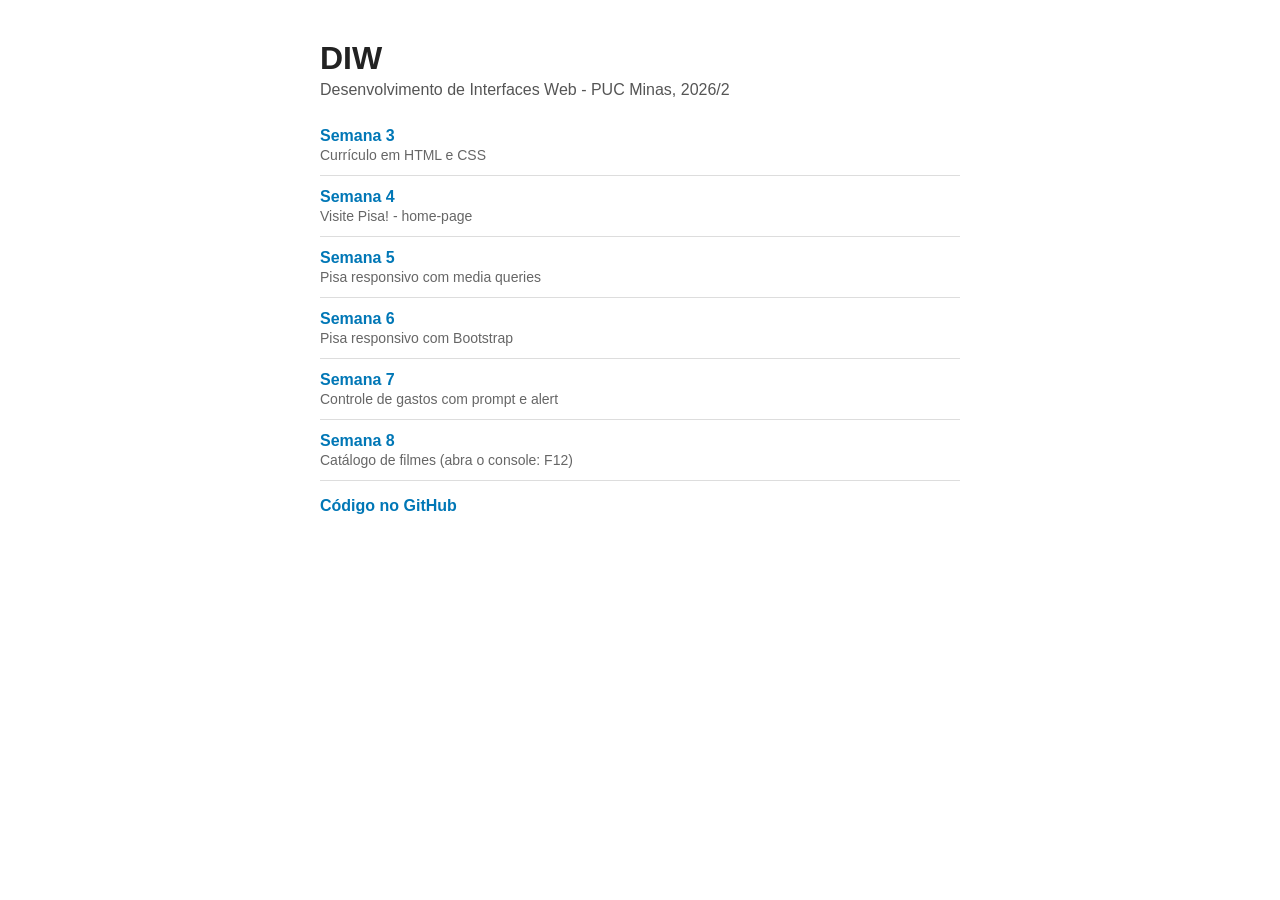
<file: index.html>
<!DOCTYPE html>
<html lang="pt-BR">
<head>
    <meta charset="UTF-8">
    <meta name="viewport" content="width=device-width, initial-scale=1.0">
    <title>DIW - Gustavo Ávila</title>
    <style>
        body {
            font-family: Arial, sans-serif;
            max-width: 640px;
            margin: 40px auto;
            padding: 0 16px;
            color: #222;
        }
        h1 { margin-bottom: 4px; }
        p { color: #555; margin-top: 0; }
        ul { list-style: none; padding: 0; }
        li { border-bottom: 1px solid #ddd; padding: 12px 0; }
        a { color: #0077b6; font-weight: bold; text-decoration: none; }
        a:hover { text-decoration: underline; }
        span { display: block; color: #666; font-size: 14px; margin-top: 2px; }
    </style>
</head>
<body>
    <h1>DIW</h1>
    <p>Desenvolvimento de Interfaces Web - PUC Minas, 2026/2</p>

    <ul>
        <li><a href="Semana_3/">Semana 3</a><span>Currículo em HTML e CSS</span></li>
        <li><a href="Semana_4/">Semana 4</a><span>Visite Pisa! - home-page</span></li>
        <li><a href="Semana_5/public/">Semana 5</a><span>Pisa responsivo com media queries</span></li>
        <li><a href="Semana_6/public/">Semana 6</a><span>Pisa responsivo com Bootstrap</span></li>
        <li><a href="Semana_7/public/">Semana 7</a><span>Controle de gastos com prompt e alert</span></li>
        <li><a href="Semana_8/public/">Semana 8</a><span>Catálogo de filmes (abra o console: F12)</span></li>
    </ul>

    <p><a href="https://github.com/mavilaa/DIW">Código no GitHub</a></p>
</body>
</html>
</file>
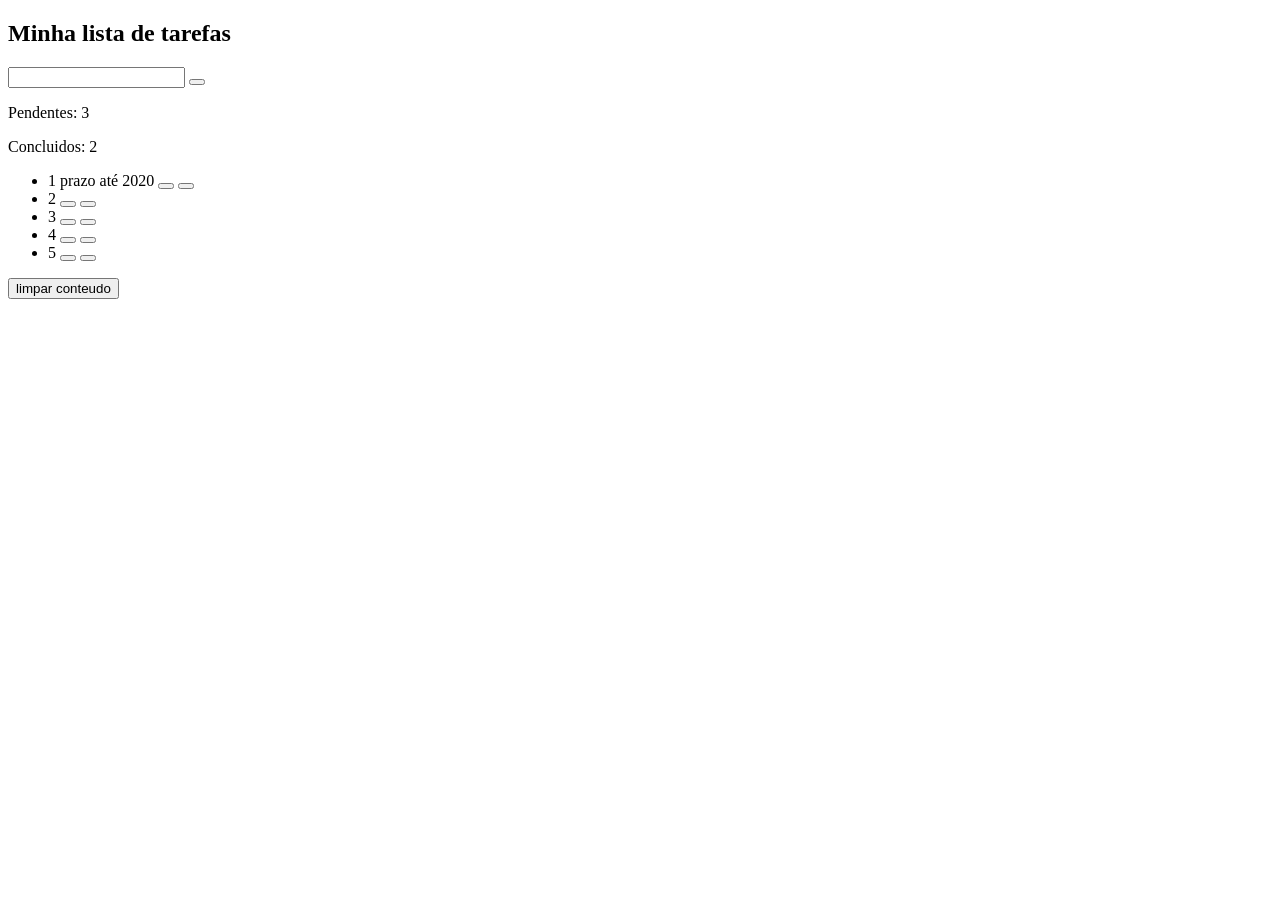
<file: Oficina/index.html>
<!DOCTYPE html>
<html lang="en">
<head>
    <meta charset="UTF-8">
    <meta name="viewport" content="width=device-width, initial-scale=1.0">
    <link rel="stylesheet" href="styles.css">
    <title>Minha lista de tarefas</title>

</head>


<body>
    <header>
<h2>Minha lista de tarefas</h2>
<form> <input type="text">
<button type="submit">
</button>
</form>   
</header>

<main>
   <div>
    <p>Pendentes: 3</p>
    <p>Concluidos: 2</p>
   </div>
   <div id="lista">
    <ul>
        <li>1 prazo até 2020
            <button type="submit" id="sim">
            </button>
            <button id="nao"></button>

        </li>
        <li>2
            <button id="sim">
            </button>
            <button id="nao"></button>

        </li>
        <li>3
            <button id="sim">
            </button>
            <button id="nao"></button>

        </li>
        <li>4
            <button id="sim">
            </button>
            <button id="nao"></button>

        </li>
        <li>5
            <button id="sim">
            </button>
            <button id="nao"></button>

        </li>
    </ul>
   </div>
</main> 
<script src="styles.js"></script>
</body>



<footer>
    <button type="button">limpar conteudo</button>
</footer>
</html>
</file>
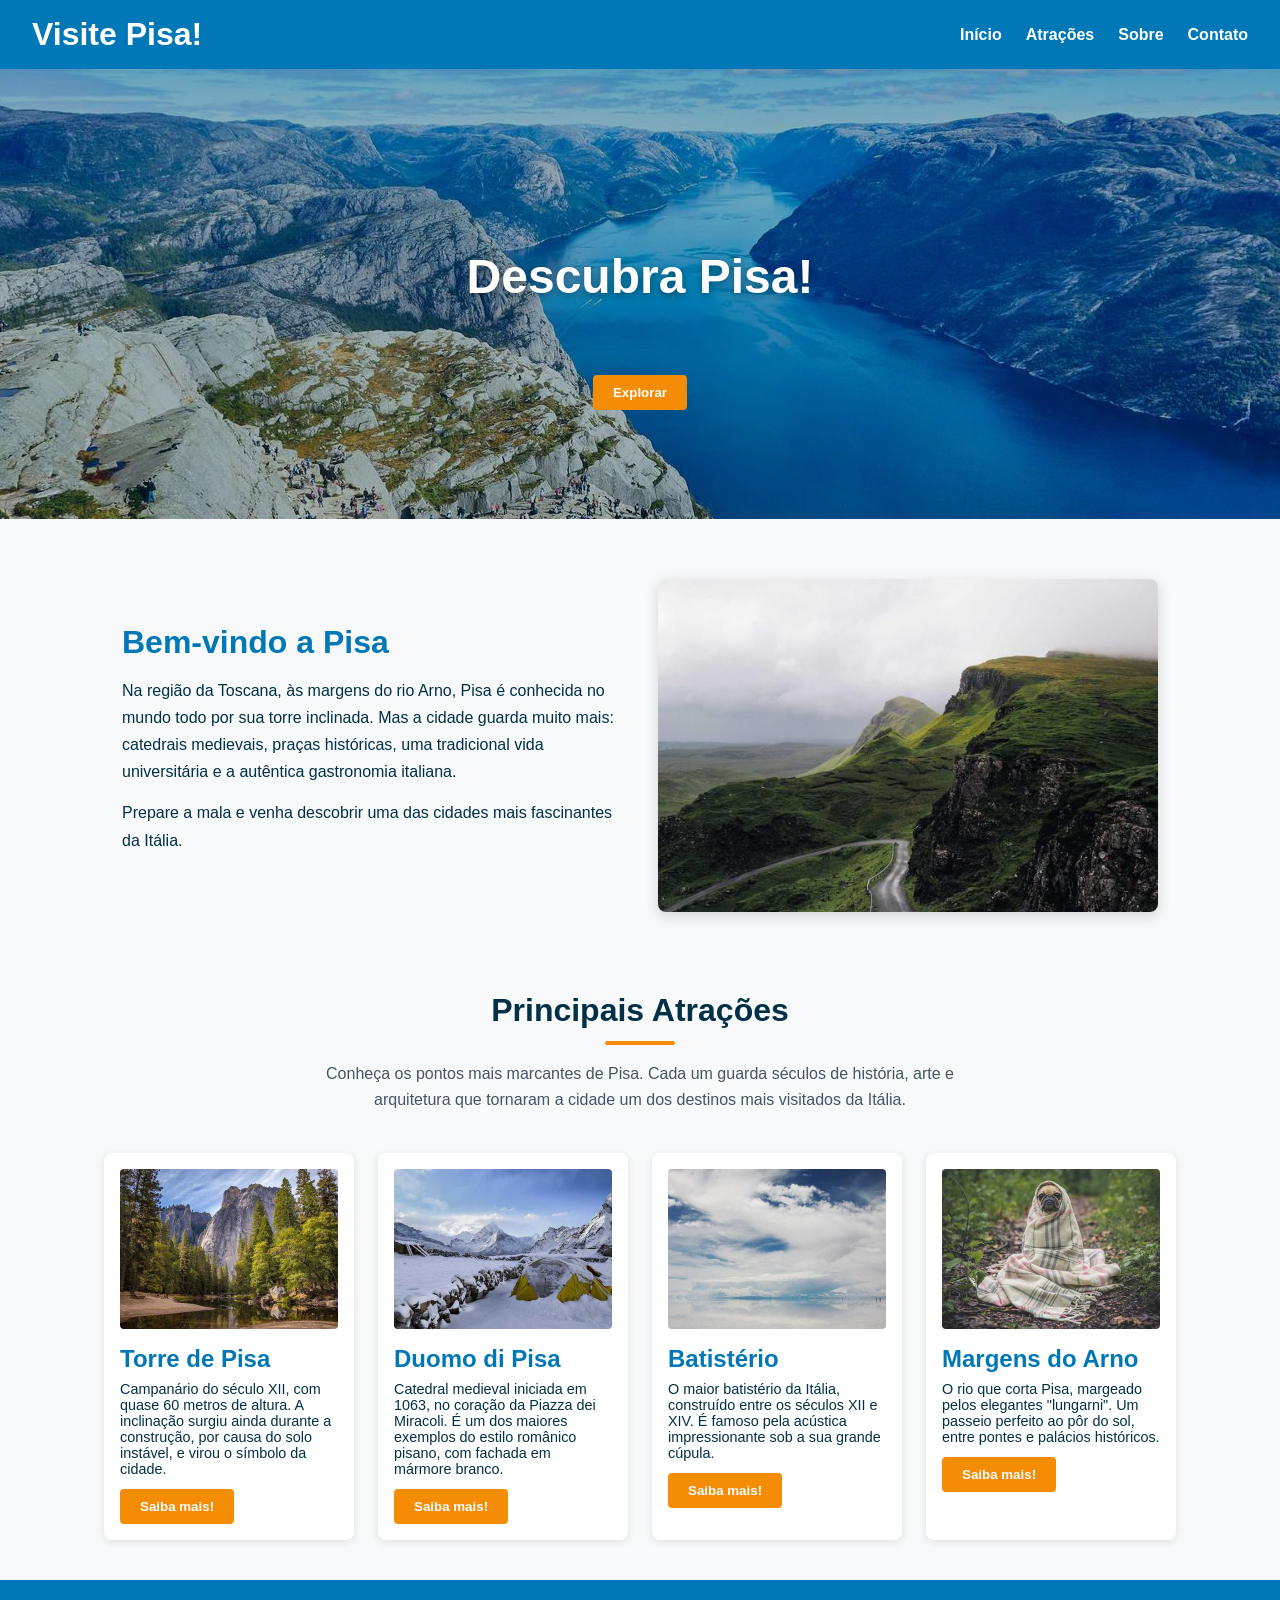
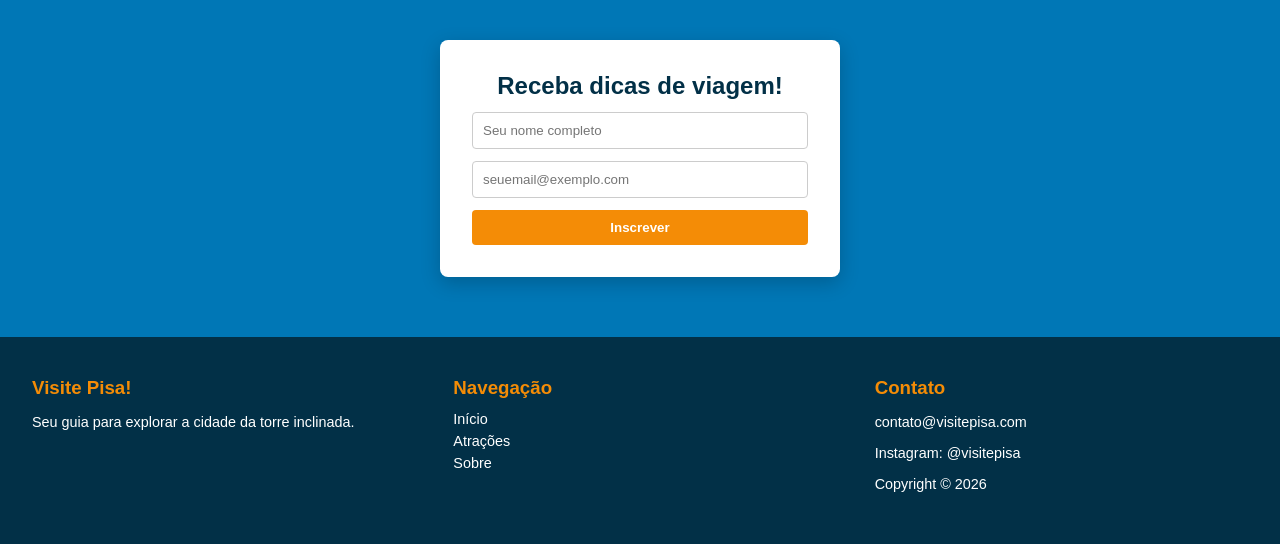
<file: Semana_4/index.html>
<!DOCTYPE html>
<html lang="pt-br">
<head>
    <meta charset="UTF-8">
    <meta name="viewport" content="width=device-width, initial-scale=1.0">
    <link rel="stylesheet" href="styles.css">
    <title>Visite Pisa!</title>
</head>

<body>
    <header>
        <h1 id="titulo">Visite Pisa!</h1>
        <nav class="menu">
            <a href="#inicio">Início</a>
            <a href="#atracoes">Atrações</a>
            <a href="#sobre">Sobre</a>
            <a href="#contato">Contato</a>
        </nav>
    </header>

    <section class="inicio" id="inicio">
        <img src="fotos/hero.jpg" alt="Piazza dei Miracoli em Pisa">
        <h1>Descubra Pisa!</h1>
        <button>Explorar</button>
    </section>

    <main>
        <section class="sobre" id="sobre">
            <div class="sobre-texto">
                <h2>Bem-vindo a Pisa</h2>
                <p>Na região da Toscana, às margens do rio Arno, Pisa é conhecida no mundo todo por sua torre inclinada. Mas a cidade guarda muito mais: catedrais medievais, praças históricas, uma tradicional vida universitária e a autêntica gastronomia italiana.</p>
                <p>Prepare a mala e venha descobrir uma das cidades mais fascinantes da Itália.</p>
            </div>
            <img class="sobre-img" src="fotos/pisa.jpg" alt="Cidade de Pisa">
        </section>
        <h2 class="titulo-secao">Principais Atrações</h2>
        <p class="intro-atracoes">Conheça os pontos mais marcantes de Pisa. Cada um guarda séculos de história, arte e arquitetura que tornaram a cidade um dos destinos mais visitados da Itália.</p>
        <section class="atracoes" id="atracoes">

            <article class="card">
                <img src="fotos/torre.jpg" alt="Torre de Pisa">
                <h2>Torre de Pisa</h2>
                <p>Campanário do século XII, com quase 60 metros de altura. A inclinação surgiu ainda durante a construção, por causa do solo instável, e virou o símbolo da cidade.</p>
                <button>Saiba mais!</button>
            </article>

            <article class="card">
                <img src="fotos/duomo.jpg" alt="Duomo di Pisa">
                <h2>Duomo di Pisa</h2>
                <p>Catedral medieval iniciada em 1063, no coração da Piazza dei Miracoli. É um dos maiores exemplos do estilo românico pisano, com fachada em mármore branco.</p>
                <button>Saiba mais!</button>
            </article>

            <article class="card">
                <img src="fotos/batisterio.jpg" alt="Batistério de Pisa">
                <h2>Batistério</h2>
                <p>O maior batistério da Itália, construído entre os séculos XII e XIV. É famoso pela acústica impressionante sob a sua grande cúpula.</p>
                <button>Saiba mais!</button>
            </article>

            <article class="card">
                <img src="fotos/arno.jpg" alt="Margens do rio Arno em Pisa">
                <h2>Margens do Arno</h2>
                <p>O rio que corta Pisa, margeado pelos elegantes "lungarni". Um passeio perfeito ao pôr do sol, entre pontes e palácios históricos.</p>
                <button>Saiba mais!</button>
            </article>

        </section>
        <section class="contato-secao" id="contato">
            <form class="inscricao">
                <h2>Receba dicas de viagem!</h2>
                <input type="text" name="Nome" placeholder="Seu nome completo">
                <input type="email" name="Email" placeholder="seuemail@exemplo.com">
                <button type="submit">Inscrever</button>
            </form>
        </section>
    </main>

    <footer>
        <div class="footer-col">
            <h3>Visite Pisa!</h3>
            <p>Seu guia para explorar a cidade da torre inclinada.</p>
        </div>
        <div class="footer-col">
            <h3>Navegação</h3>
            <a href="#inicio">Início</a>
            <a href="#atracoes">Atrações</a>
            <a href="#sobre">Sobre</a>
        </div>
        <div class="footer-col">
            <h3>Contato</h3>
            <p>contato@visitepisa.com</p>
            <p>Instagram: @visitepisa</p>
            <p>Copyright © 2026</p>
        </div>
    </footer>
</body>
</html>
</file>
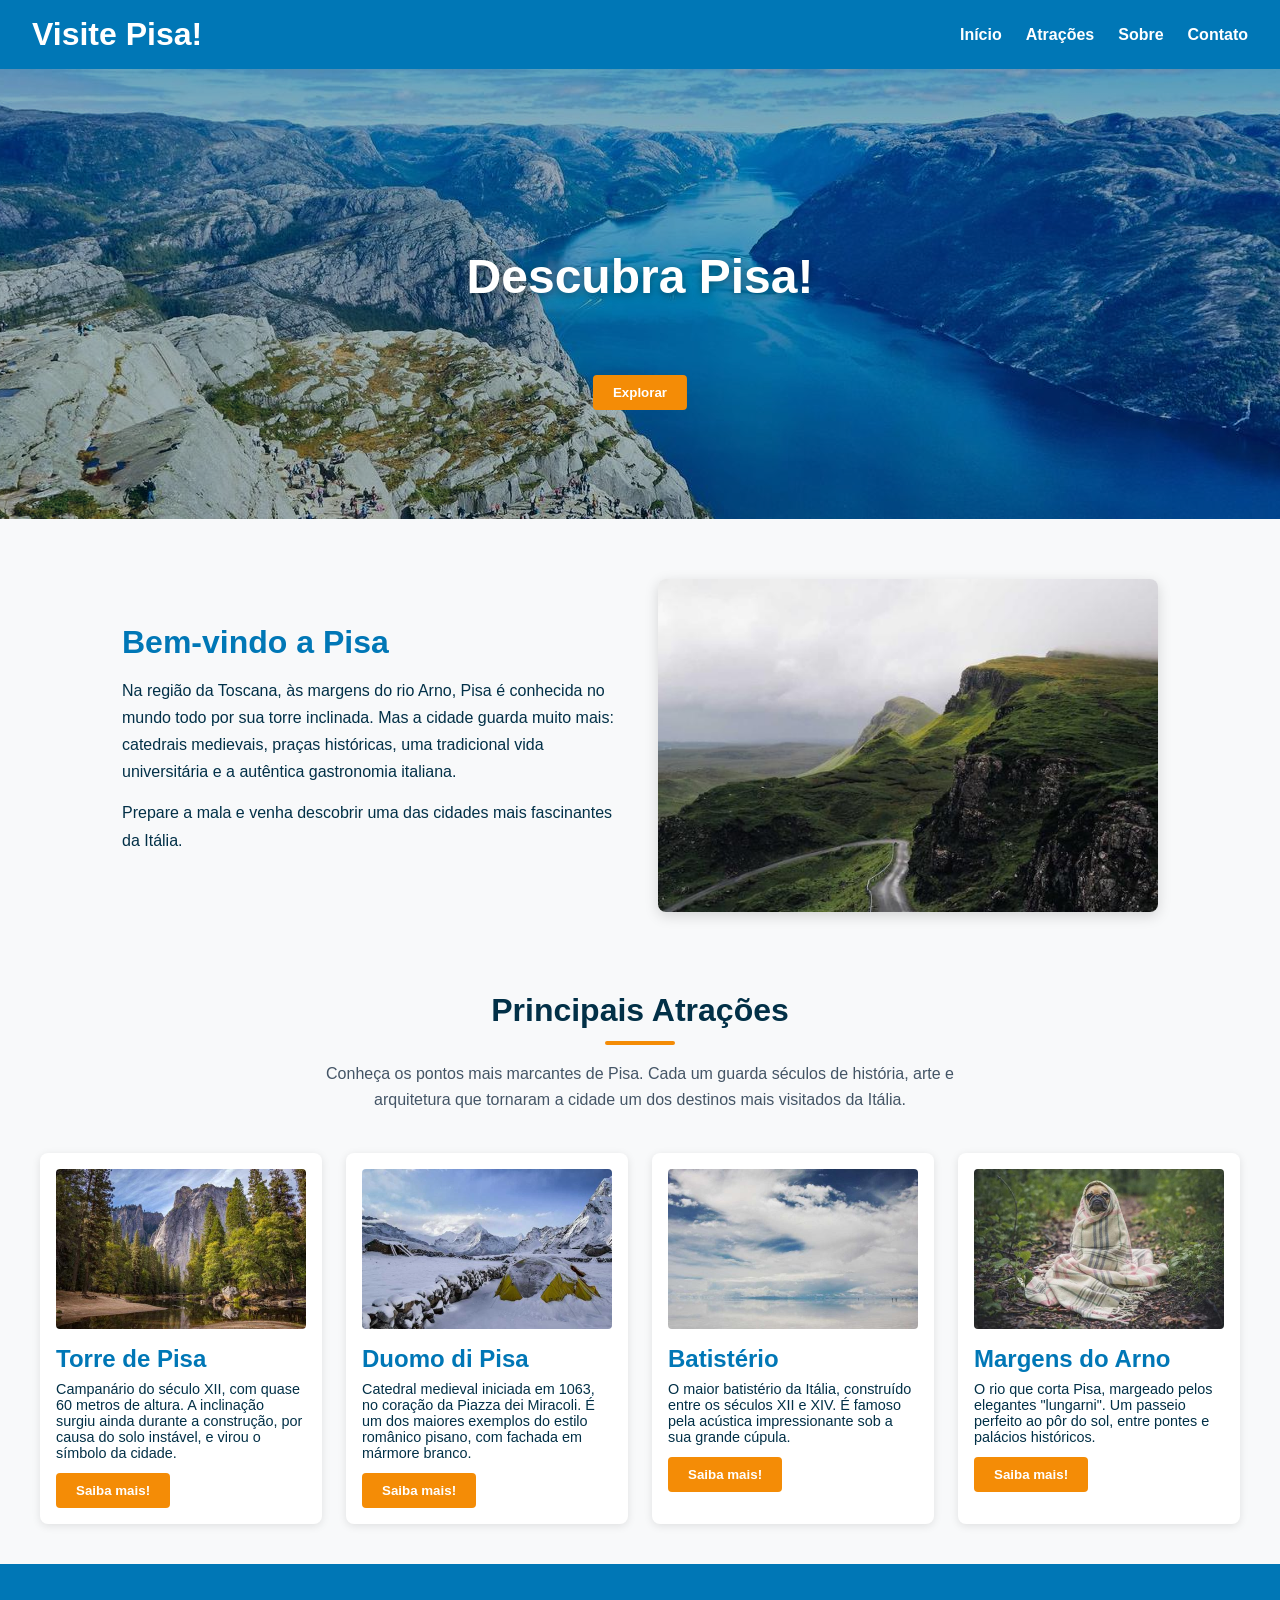
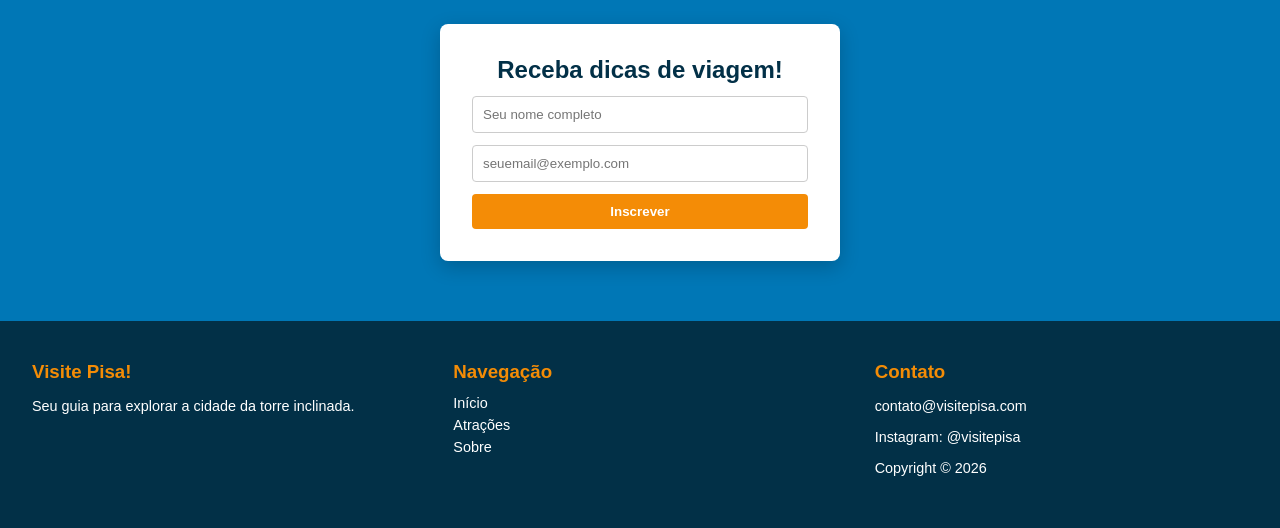
<file: Semana_5/public/index.html>
<!DOCTYPE html>
<html lang="pt-br">
<head>
    <meta charset="UTF-8">
    <meta name="viewport" content="width=device-width, initial-scale=1.0">
    <link rel="stylesheet" href="styles.css">
    <title>Visite Pisa!</title>
</head>

<body>
    <header>
        <h1 id="titulo">Visite Pisa!</h1>
        <nav class="menu">
            <a href="#inicio">Início</a>
            <a href="#atracoes">Atrações</a>
            <a href="#sobre">Sobre</a>
            <a href="#contato">Contato</a>
        </nav>
    </header>


    <main>
        <section class="inicio" id="inicio">
            <img src="../fotos/hero.jpg" alt="Piazza dei Miracoli em Pisa">
            <h1>Descubra Pisa!</h1>
            <button>Explorar</button>
        </section>
        
        <section class="sobre" id="sobre">
            <div class="sobre-texto">
                <h2>Bem-vindo a Pisa</h2>
                <p>Na região da Toscana, às margens do rio Arno, Pisa é conhecida no mundo todo por sua torre inclinada. Mas a cidade guarda muito mais: catedrais medievais, praças históricas, uma tradicional vida universitária e a autêntica gastronomia italiana.</p>
                <p>Prepare a mala e venha descobrir uma das cidades mais fascinantes da Itália.</p>
            </div>
            <img class="sobre-img" src="../fotos/pisa.jpg" alt="Cidade de Pisa">
        </section>
        <h2 class="titulo-secao">Principais Atrações</h2>
        <p class="intro-atracoes">Conheça os pontos mais marcantes de Pisa. Cada um guarda séculos de história, arte e arquitetura que tornaram a cidade um dos destinos mais visitados da Itália.</p>
        <section class="atracoes" id="atracoes">

            <article class="card">
                <img src="../fotos/torre.jpg" alt="Torre de Pisa">
                <h2>Torre de Pisa</h2>
                <p>Campanário do século XII, com quase 60 metros de altura. A inclinação surgiu ainda durante a construção, por causa do solo instável, e virou o símbolo da cidade.</p>
                <button>Saiba mais!</button>
            </article>

            <article class="card">
                <img src="../fotos/duomo.jpg" alt="Duomo di Pisa">
                <h2>Duomo di Pisa</h2>
                <p>Catedral medieval iniciada em 1063, no coração da Piazza dei Miracoli. É um dos maiores exemplos do estilo românico pisano, com fachada em mármore branco.</p>
                <button>Saiba mais!</button>
            </article>

            <article class="card">
                <img src="../fotos/batisterio.jpg" alt="Batistério de Pisa">
                <h2>Batistério</h2>
                <p>O maior batistério da Itália, construído entre os séculos XII e XIV. É famoso pela acústica impressionante sob a sua grande cúpula.</p>
                <button>Saiba mais!</button>
            </article>

            <article class="card">
                <img src="../fotos/arno.jpg" alt="Margens do rio Arno em Pisa">
                <h2>Margens do Arno</h2>
                <p>O rio que corta Pisa, margeado pelos elegantes "lungarni". Um passeio perfeito ao pôr do sol, entre pontes e palácios históricos.</p>
                <button>Saiba mais!</button>
            </article>

        </section>
        <section class="contato-secao" id="contato">
            <form class="inscricao">
                <h2>Receba dicas de viagem!</h2>
                <input type="text" name="Nome" placeholder="Seu nome completo">
                <input type="email" name="Email" placeholder="seuemail@exemplo.com">
                <button type="submit">Inscrever</button>
            </form>
        </section>
    </main>

    <footer>
        <div class="footer-col">
            <h3>Visite Pisa!</h3>
            <p>Seu guia para explorar a cidade da torre inclinada.</p>
        </div>
        <div class="footer-col">
            <h3>Navegação</h3>
            <a href="#inicio">Início</a>
            <a href="#atracoes">Atrações</a>
            <a href="#sobre">Sobre</a>
        </div>
        <div class="footer-col">
            <h3>Contato</h3>
            <p>contato@visitepisa.com</p>
            <p>Instagram: @visitepisa</p>
            <p>Copyright © 2026</p>
        </div>
    </footer>
</body>
</html>
</file>
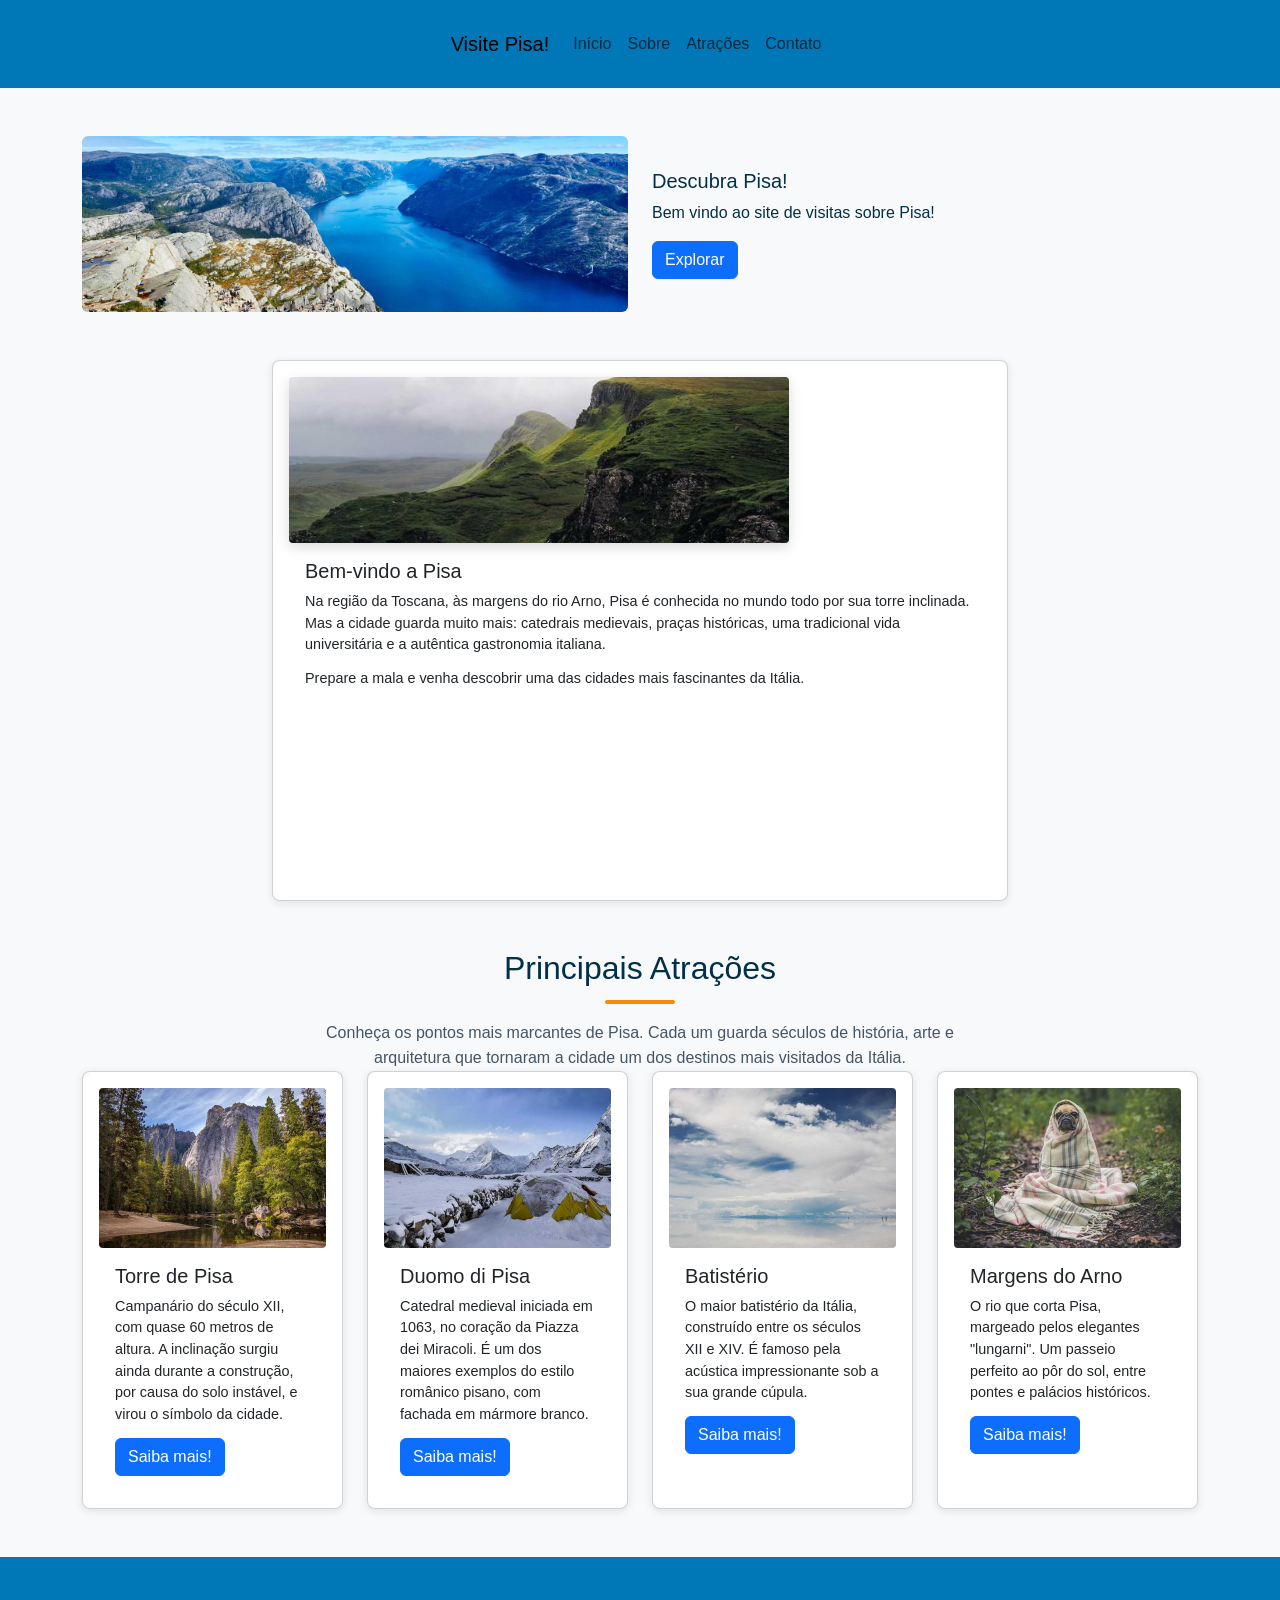
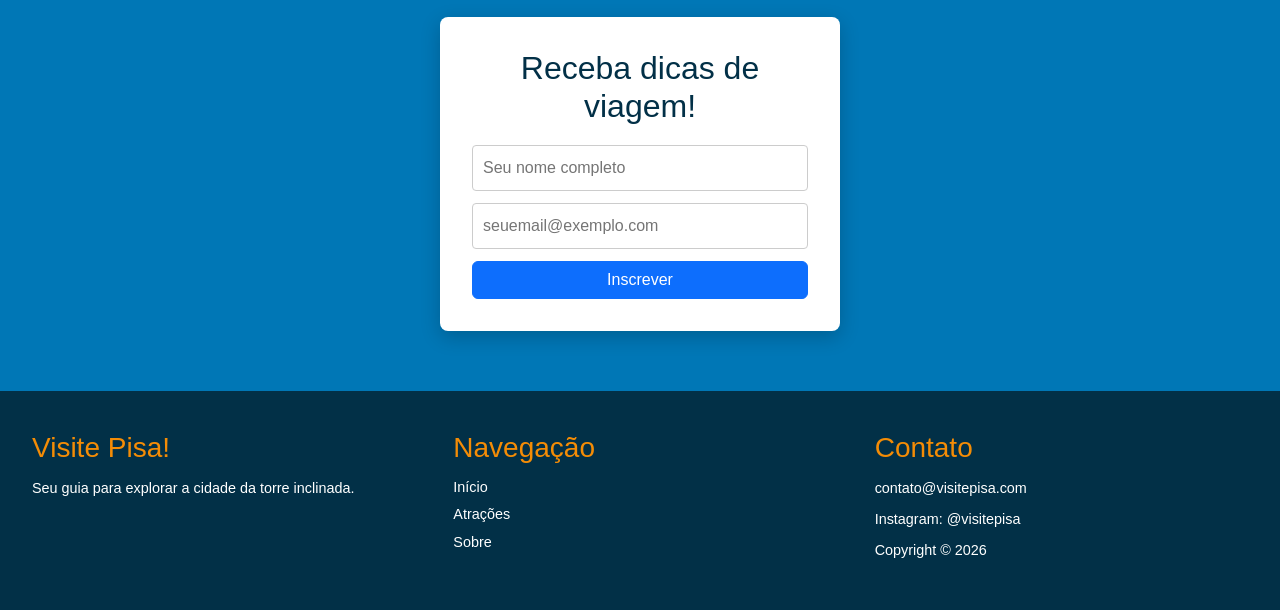
<file: Semana_6/public/index.html>
<!DOCTYPE html>
<html lang="pt-br">
<head>
    <meta charset="UTF-8">
    <meta name="viewport" content="width=device-width, initial-scale=1.0">
    <link href="https://cdn.jsdelivr.net/npm/bootstrap@5.3.3/dist/css/bootstrap.min.css" rel="stylesheet">
    <link rel="stylesheet" href="styles.css">
    <title>Visite Pisa!</title>
</head>
<body>
    <header>
        <nav class="navbar navbar-expand-lg navbar-blue bg-blue">
            <div class="container">
                <a class="navbar-brand" href="#">Visite Pisa!</a>
                <button class="navbar-toggler" type="button" data-bs-toggle="collapse" data-bs-target="#navMenu">
                    <span class="navbar-toggler-icon"></span>
                </button>

                <div class="collapse navbar-collapse" id="navMenu">
                    <ul class="navbar-nav ms-auto">
                        <li class="nav-item"><a class="nav-link" href="#inicio">Início</a></li>
                        <li class="nav-item"><a class="nav-link" href="#sobre">Sobre</a></li>
                        <li class="nav-item"><a class="nav-link" href="#atracoes">Atrações</a></li>
                        <li class="nav-item"><a class="nav-link" href="#contato">Contato</a></li>
                    </ul>
                </div>
            </div>
        </nav>
    </header>

    <main>
        <section class="container my-5" id="inicio">
            <div class="row align-items-center">
                <div class="col-12 col-md-6">
                    <img src="../fotos/hero.jpg" class="img-fluid rounded" alt="Piazza dei Miracoli em Pisa">
                </div>
                <div class="col-12 col-md-6">
                    <h5>Descubra Pisa!</h5>
                    <p class="card-text">Bem vindo ao site de visitas sobre Pisa!</p>
                    <button class="btn btn-primary">Explorar</button>
                </div>
            </div>
        </section>

        <section class="container my-5" id="sobre">
            <div class="row justify-content-center">
                <div class="col-12 col-md-8">
                    <div class="card h-100">
                        <img class="sobre-img" src="../fotos/pisa.jpg" alt="Cidade de Pisa">
                        <div class="card-body">
                            <h5 class="card-title">Bem-vindo a Pisa</h5>
                            <p class="card-text">Na região da Toscana, às margens do rio Arno, Pisa é conhecida no mundo todo por sua torre inclinada. Mas a cidade guarda muito mais: catedrais medievais, praças históricas, uma tradicional vida universitária e a autêntica gastronomia italiana.</p>
                            <p>Prepare a mala e venha descobrir uma das cidades mais fascinantes da Itália.</p>
                        </div>
                    </div>
                </div>
            </div>
        </section>

        <section class="container my-5" id="atracoes">
            <h2 class="titulo-secao">Principais Atrações</h2>
            <p class="intro-atracoes">Conheça os pontos mais marcantes de Pisa. Cada um guarda séculos de história, arte e arquitetura que tornaram a cidade um dos destinos mais visitados da Itália.</p>

            <div class="row g-4">

                <div class="col-12 col-md-3">
                    <div class="card h-100">
                        <img src="../fotos/torre.jpg" class="card-img-top" alt="Torre de Pisa">
                        <div class="card-body">
                            <h5 class="card-title">Torre de Pisa</h5>
                            <p class="card-text">Campanário do século XII, com quase 60 metros de altura. A inclinação surgiu ainda durante a construção, por causa do solo instável, e virou o símbolo da cidade.</p>
                            <button class="btn btn-primary">Saiba mais!</button>
                        </div>
                    </div>
                </div>

                <div class="col-12 col-md-3">
                    <div class="card h-100">
                        <img src="../fotos/duomo.jpg" class="card-img-top" alt="Duomo di Pisa">
                        <div class="card-body">
                            <h5 class="card-title">Duomo di Pisa</h5>
                            <p class="card-text">Catedral medieval iniciada em 1063, no coração da Piazza dei Miracoli. É um dos maiores exemplos do estilo românico pisano, com fachada em mármore branco.</p>
                            <button class="btn btn-primary">Saiba mais!</button>
                        </div>
                    </div>
                </div>

                <div class="col-12 col-md-3">
                    <div class="card h-100">
                        <img src="../fotos/batisterio.jpg" class="card-img-top" alt="Batistério de Pisa">
                        <div class="card-body">
                            <h5 class="card-title">Batistério</h5>
                            <p class="card-text">O maior batistério da Itália, construído entre os séculos XII e XIV. É famoso pela acústica impressionante sob a sua grande cúpula.</p>
                            <button class="btn btn-primary">Saiba mais!</button>
                        </div>
                    </div>
                </div>

                <div class="col-12 col-md-3">
                    <div class="card h-100">
                        <img src="../fotos/arno.jpg" class="card-img-top" alt="Margens do rio Arno em Pisa">
                        <div class="card-body">
                            <h5 class="card-title">Margens do Arno</h5>
                            <p class="card-text">O rio que corta Pisa, margeado pelos elegantes "lungarni". Um passeio perfeito ao pôr do sol, entre pontes e palácios históricos.</p>
                            <button class="btn btn-primary">Saiba mais!</button>
                        </div>
                    </div>
                </div>

            </div>
        </section>

        <section class="contato-secao" id="contato">
            <form class="inscricao">
                <h2>Receba dicas de viagem!</h2>
                <input type="text" name="Nome" placeholder="Seu nome completo">
                <input type="email" name="Email" placeholder="seuemail@exemplo.com">
                <button type="submit" class="btn btn-primary">Inscrever</button>
            </form>
        </section>
    </main>

    <footer>
        <div class="footer-col">
            <h3>Visite Pisa!</h3>
            <p>Seu guia para explorar a cidade da torre inclinada.</p>
        </div>
        <div class="footer-col">
            <h3>Navegação</h3>
            <a href="#inicio">Início</a>
            <a href="#atracoes">Atrações</a>
            <a href="#sobre">Sobre</a>
        </div>
        <div class="footer-col">
            <h3>Contato</h3>
            <p>contato@visitepisa.com</p>
            <p>Instagram: @visitepisa</p>
            <p>Copyright © 2026</p>
        </div>
    </footer>

    <script src="https://cdn.jsdelivr.net/npm/bootstrap@5.3.3/dist/js/bootstrap.bundle.min.js"></script>
</body>
</html>
</file>
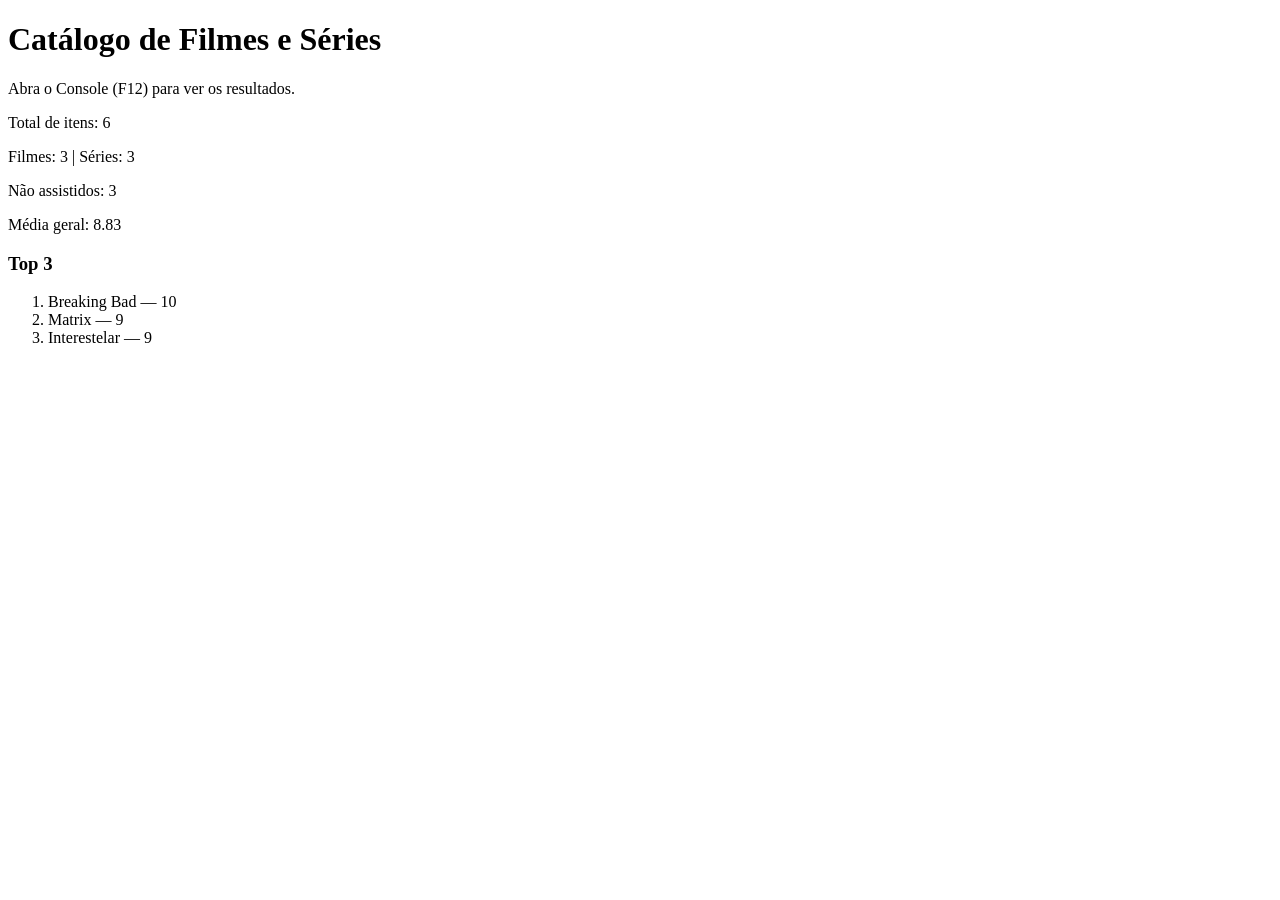
<file: Semana_8/public/index.html>
<!DOCTYPE html>
<html lang="pt-BR">

<head>
    <meta charset="UTF-8">
    <meta name="viewport" content="width=device-width, initial-scale=1.0">
    <title>Catálogo de Filmes e Séries</title>
</head>

<body>
    <h1>Catálogo de Filmes e Séries</h1>
    <p>Abra o Console (F12) para ver os resultados.</p>

    <div id="output"></div>

    <script src="script.js"></script>
</body>

</html>
</file>
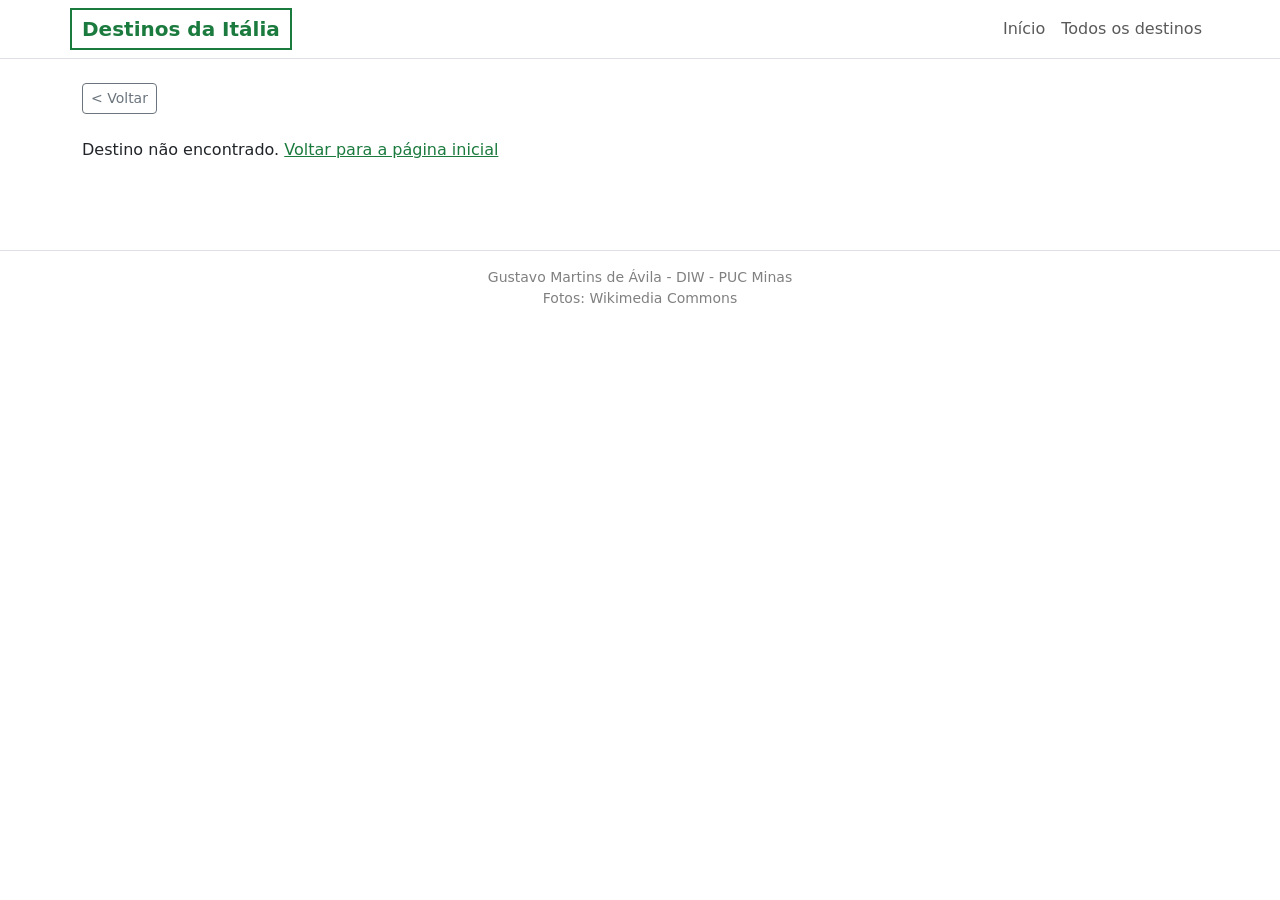
<file: Semana_11/public/detalhes.html>
<!DOCTYPE html>
<html lang="pt-BR">

<head>
    <meta charset="UTF-8">
    <meta name="viewport" content="width=device-width, initial-scale=1.0">
    <title>Detalhes - Destinos da Itália</title>
    <link href="https://cdn.jsdelivr.net/npm/bootstrap@5.3.3/dist/css/bootstrap.min.css" rel="stylesheet">
    <link rel="stylesheet" href="https://cdn.jsdelivr.net/npm/bootstrap-icons@1.11.3/font/bootstrap-icons.min.css">
    <link rel="stylesheet" href="styles.css">
</head>

<body>
    <header class="border-bottom">
        <nav class="navbar navbar-expand-md container">
            <a class="navbar-brand logo" href="index.html">Destinos da Itália</a>
            <button class="navbar-toggler" type="button" data-bs-toggle="collapse" data-bs-target="#menu">
                <span class="navbar-toggler-icon"></span>
            </button>
            <div class="collapse navbar-collapse" id="menu">
                <ul class="navbar-nav ms-auto">
                    <li class="nav-item"><a class="nav-link" href="index.html">Início</a></li>
                    <li class="nav-item"><a class="nav-link" href="index.html#todos">Todos os destinos</a></li>
                </ul>
            </div>
        </nav>
    </header>

    <main class="container py-4">

        <a href="index.html" class="btn btn-outline-secondary btn-sm mb-4">&lt; Voltar</a>

        <section class="mb-5">
            <div id="detalhes-gerais" class="row"></div>
        </section>

        <section id="secao-atracoes">
            <h2 class="titulo-secao">Atrações</h2>
            <div class="galeria">
                <button id="btnGaleriaAnterior" class="btn btn-outline-secondary galeria-seta">&lt;</button>
                <div id="lista-atracoes" class="galeria-fotos"></div>
                <button id="btnGaleriaProxima" class="btn btn-outline-secondary galeria-seta">&gt;</button>
            </div>
        </section>

    </main>

    <footer class="border-top py-3 text-center rodape">
        Gustavo Martins de Ávila - DIW - PUC Minas<br>
        Fotos: Wikimedia Commons
    </footer>

    <script src="https://cdn.jsdelivr.net/npm/bootstrap@5.3.3/dist/js/bootstrap.bundle.min.js"></script>
    <script src="app.js"></script>
</body>

</html>
</file>
<file: Oficina/styles.css>
#sim{


}


#nao{


    
}
</file>
<file: Semana_4/styles.css>
* {
    margin: 0;
    padding: 0;
    box-sizing: border-box;
  }
  
  :root {
    --azul: #0077b6;
    --laranja: #f48c06;
    --claro: #f8f9fa;
    --escuro: #023047;
  }
  
  body {
    font-family: Arial, Helvetica, sans-serif;
    color: var(--escuro);
    background: var(--claro);
  }
  
  header {
    display: flex;
    justify-content: space-between;
    align-items: center;
    padding: 16px 32px;
    background: var(--azul);
    position: sticky;
    top: 0;
    z-index: 10;
  }
  
  header #titulo {
    color: white;
  }
  
  .menu {
    display: flex;
    gap: 24px;
  }
  
  .menu a {
    color: white;
    text-decoration: none;
    font-weight: bold;
  }
  
  .menu a:hover {
    color: var(--laranja);
  }
  
  .inicio {
    position: relative;
    text-align: center;
  }
  
  .inicio img {
    width: 100%;
    height: 450px;
    object-fit: cover;
    display: block;
  }
  
  .inicio::after {
    content: "";
    position: absolute;
    top: 0;
    left: 0;
    width: 100%;
    height: 100%;
    background: rgba(2, 48, 71, .35);
  }
  
  .inicio h1,
  .inicio button {
    position: absolute;
    left: 50%;
    transform: translateX(-50%);
    z-index: 1;
  }
  
  .inicio h1 {
    top: 40%;
    font-size: 3rem;
    color: white;
    text-shadow: 0 2px 8px rgba(0,0,0,.4);
  }
  
  .inicio button {
    top: 68%;
  }
  
  .sobre {
    display: flex;
    align-items: center;
    gap: 40px;
    max-width: 1100px;
    margin: 0 auto;
    padding: 60px 32px;
  }
  
  .sobre-texto {
    flex: 1;
  }
  
  .sobre-texto h2 {
    color: var(--azul);
    font-size: 2rem;
    margin-bottom: 16px;
  }
  
  .sobre-texto p {
    margin-bottom: 14px;
    line-height: 1.7;
  }
  
  .sobre-img {
    flex: 1;
    max-width: 500px;
    border-radius: 8px;
    object-fit: cover;
    box-shadow: 0 4px 14px rgba(0,0,0,.15);
  }
  
  .titulo-secao {
    text-align: center;
    color: var(--escuro);
    font-size: 2rem;
    margin-top: 20px;
  }
  
  .titulo-secao::after {
    content: "";
    display: block;
    width: 70px;
    height: 4px;
    background: var(--laranja);
    margin: 12px auto 0;
    border-radius: 2px;
  }
  .intro-atracoes {
    text-align: center;
    max-width: 700px;
    margin: 16px auto 0;
    padding: 0 20px;
    color: #456;
    line-height: 1.6;
  }
  
  .atracoes {
    display: flex;
    flex-wrap: wrap;
    gap: 24px;
    padding: 40px;
    justify-content: center;
  }
  
  .card {
    background: white;
    border-radius: 8px;
    padding: 16px;
    width: 250px;
    box-shadow: 0 2px 8px rgba(0,0,0,.1);
    transition: transform .2s;
  }
  
  .card:hover {
    transform: translateY(-6px);
  }
  
  .card img {
    width: 100%;
    height: 160px;
    object-fit: cover;
    border-radius: 4px;
  }
  
  .card h2 {
    margin: 12px 0 8px;
    color: var(--azul);
  }
  
  .card p {
    margin-bottom: 12px;
    font-size: .9rem;
  }
  
  button {
    background: var(--laranja);
    color: white;
    border: none;
    padding: 10px 20px;
    border-radius: 4px;
    cursor: pointer;
    font-weight: bold;
  }
  
  button:hover {
    opacity: .85;
  }
  
  .contato-secao {
    background: var(--azul);
    padding: 60px 20px;
  }
  
  .inscricao {
    display: flex;
    flex-direction: column;
    gap: 12px;
    max-width: 400px;
    margin: 0 auto;
    padding: 32px;
    background: white;
    border-radius: 8px;
    box-shadow: 0 6px 20px rgba(0,0,0,.2);
    text-align: center;
  }
  
  .inscricao h2 {
    color: var(--escuro);
  }
  
  .inscricao input {
    padding: 10px;
    border: 1px solid #ccc;
    border-radius: 4px;
  }
  
  footer {
    background: var(--escuro);
    color: white;
    padding: 40px 32px;
    display: flex;
    gap: 48px;
    flex-wrap: wrap;
    justify-content: space-between;
  }
  
  .footer-col {
    flex: 1;
    min-width: 200px;
  }
  
  .footer-col h3 {
    color: var(--laranja);
    margin-bottom: 12px;
  }
  
  .footer-col p {
    margin-bottom: 8px;
    font-size: .9rem;
    line-height: 1.6;
  }
  
  .footer-col a {
    display: block;
    color: white;
    text-decoration: none;
    margin-bottom: 6px;
    font-size: .9rem;
  }
  
  .footer-col a:hover {
    color: var(--laranja);
  }
  
  @media (max-width: 768px) {
    .sobre {
      flex-direction: column;
    }
    header {
      flex-direction: column;
      gap: 12px;
    }
  }
</file>
<file: Semana_5/public/styles.css>
* {
    margin: 0;
    padding: 0;
    box-sizing: border-box;
  }
  
  :root {
    --azul: #0077b6;
    --laranja: #f48c06;
    --claro: #f8f9fa;
    --escuro: #023047;
  }
  
  body {
    font-family: Arial, Helvetica, sans-serif;
    color: var(--escuro);
    background: var(--claro);
  }
  
  header {
    display: flex;
    justify-content: space-between;
    align-items: center;
    padding: 16px 32px;
    background: var(--azul);
    position: sticky;
    top: 0;
    z-index: 10;
  }
  
  header #titulo {
    color: white;
  }
  
  .menu {
    display: flex;
    gap: 24px;
  }
  
  .menu a {
    color: white;
    text-decoration: none;
    font-weight: bold;
  }
  
  .menu a:hover {
    color: var(--laranja);
  }
  
  .inicio {
    position: relative;
    text-align: center;
  }
  
  .inicio img {
    width: 100%;
    height: 450px;
    object-fit: cover;
    display: block;
  }
  
  .inicio::after {
    content: "";
    position: absolute;
    top: 0;
    left: 0;
    width: 100%;
    height: 100%;
    background: rgba(2, 48, 71, .35);
  }
  
  .inicio h1,
  .inicio button {
    position: absolute;
    left: 50%;
    transform: translateX(-50%);
    z-index: 1;
  }
  
  .inicio h1 {
    top: 40%;
    font-size: 3rem;
    color: white;
    text-shadow: 0 2px 8px rgba(0,0,0,.4);
  }
  
  .inicio button {
    top: 68%;
  }
  
  .sobre {
    display: flex;
    align-items: center;
    gap: 40px;
    max-width: 1100px;
    margin: 0 auto;
    padding: 60px 32px;
  }
  
  .sobre-texto {
    flex: 1;
  }
  
  .sobre-texto h2 {
    color: var(--azul);
    font-size: 2rem;
    margin-bottom: 16px;
  }
  
  .sobre-texto p {
    margin-bottom: 14px;
    line-height: 1.7;
  }
  
  .sobre-img {
    flex: 1;
    max-width: 500px;
    border-radius: 8px;
    object-fit: cover;
    box-shadow: 0 4px 14px rgba(0,0,0,.15);
  }
  
  .titulo-secao {
    text-align: center;
    color: var(--escuro);
    font-size: 2rem;
    margin-top: 20px;
  }
  
  .titulo-secao::after {
    content: "";
    display: block;
    width: 70px;
    height: 4px;
    background: var(--laranja);
    margin: 12px auto 0;
    border-radius: 2px;
  }
  .intro-atracoes {
    text-align: center;
    max-width: 700px;
    margin: 16px auto 0;
    padding: 0 20px;
    color: #456;
    line-height: 1.6;
  }
  
  .atracoes {
    display: grid;
    grid-template-columns: repeat(auto-fit, minmax(220px, 1fr));
    gap: 24px;
    padding: 40px;
    justify-content: center;
  }
  
  .card {
    background: white;
    border-radius: 8px;
    padding: 16px;
    box-shadow: 0 2px 8px rgba(0,0,0,.1);
    transition: transform .2s;
  }
  
  .card:hover {
    transform: translateY(-6px);
  }
  
  .card img {
    width: 100%;
    height: 160px;
    object-fit: cover;
    border-radius: 4px;
  }
  
  .card h2 {
    margin: 12px 0 8px;
    color: var(--azul);
  }
  
  .card p {
    margin-bottom: 12px;
    font-size: .9rem;
  }
  
  button {
    background: var(--laranja);
    color: white;
    border: none;
    padding: 10px 20px;
    border-radius: 4px;
    cursor: pointer;
    font-weight: bold;
  }
  
  button:hover {
    opacity: .85;
  }
  
  .contato-secao {
    background: var(--azul);
    padding: 60px 20px;
  }
  
  .inscricao {
    display: flex;
    flex-direction: column;
    gap: 12px;
    max-width: 400px;
    margin: 0 auto;
    padding: 32px;
    background: white;
    border-radius: 8px;
    box-shadow: 0 6px 20px rgba(0,0,0,.2);
    text-align: center;
  }
  
  .inscricao h2 {
    color: var(--escuro);
  }
  
  .inscricao input {
    padding: 10px;
    border: 1px solid #ccc;
    border-radius: 4px;
  }
  
  footer {
    background: var(--escuro);
    color: white;
    padding: 40px 32px;
    display: flex;
    gap: 48px;
    flex-wrap: wrap;
    justify-content: space-between;
  }
  
  .footer-col {
    flex: 1;
    min-width: 200px;
  }
  
  .footer-col h3 {
    color: var(--laranja);
    margin-bottom: 12px;
  }
  
  .footer-col p {
    margin-bottom: 8px;
    font-size: .9rem;
    line-height: 1.6;
  }
  
  .footer-col a {
    display: block;
    color: white;
    text-decoration: none;
    margin-bottom: 6px;
    font-size: .9rem;
  }
  
  .footer-col a:hover {
    color: var(--laranja);
  }
  
  @media (max-width: 768px) {
    .sobre {
      flex-direction: column;
    }
    header {
      flex-direction: column;
      gap: 12px;
    }
    .atracoes{
      grid-template-columns: 1fr;
    }
  }
</file>
<file: Semana_6/public/styles.css>
* {
    margin: 0;
    padding: 0;
    box-sizing: border-box;
  }
  
  :root {
    --azul: #0077b6;
    --laranja: #f48c06;
    --claro: #f8f9fa;
    --escuro: #023047;
  }
  
  body {
    font-family: Arial, Helvetica, sans-serif;
    color: var(--escuro);
    background: var(--claro);
  }
  
  header {
    display: flex;
    justify-content: center;
    align-items: center;
    padding: 16px 32px;
    background: var(--azul);
    position: sticky;
    top: 0;
    z-index: 10;
  }
  
  header #titulo {
    color: white;
  }
  
  .nav-menu {
    display: flex;
    gap: 24px;
  }
  
  .nav-menu a {
    color: white;
    text-decoration: none;
    font-weight: bold;
  }
  
  .nav-menu a:hover {
    color: var(--laranja);
  }
  
  .sobre {
    display: flex;
    align-items: center;
    gap: 40px;
    max-width: 1100px;
    margin: 0 auto;
    padding: 60px 32px;
  }
  
  .sobre-texto {
    flex: 1;
  }
  
  .sobre-texto h2 {
    color: var(--azul);
    font-size: 2rem;
    margin-bottom: 16px;
  }
  
  .sobre-texto p {
    margin-bottom: 14px;
    line-height: 1.7;
  }
  
  .sobre-img {
    flex: 1;
    max-width: 500px;
    border-radius: 8px;
    object-fit: cover;
    box-shadow: 0 4px 14px rgba(0,0,0,.15);
  }
  
  .titulo-secao {
    text-align: center;
    color: var(--escuro);
    font-size: 2rem;
    margin-top: 20px;
  }
  
  .titulo-secao::after {
    content: "";
    display: block;
    width: 70px;
    height: 4px;
    background: var(--laranja);
    margin: 12px auto 0;
    border-radius: 2px;
  }
  .intro-atracoes {
    text-align: center;
    max-width: 700px;
    margin: 16px auto 0;
    padding: 0 20px;
    color: #456;
    line-height: 1.6;
  }
  
  .card {
    background: white;
    border-radius: 8px;
    padding: 16px;
    box-shadow: 0 2px 8px rgba(0,0,0,.1);
    transition: transform .2s;
  }
  
  .card:hover {
    transform: translateY(-6px);
  }
  
  .card img {
    width: 100%;
    height: 160px;
    object-fit: cover;
    border-radius: 4px;
  }
  
  .card h2 {
    margin: 12px 0 8px;
    color: var(--azul);
  }
  
  .card p {
    margin-bottom: 12px;
    font-size: .9rem;
  }
  
  button {
    background: var(--laranja);
    color: white;
    border: none;
    padding: 10px 20px;
    border-radius: 4px;
    cursor: pointer;
    font-weight: bold;
  }
  
  button:hover {
    opacity: .85;
  }
  
  .contato-secao {
    background: var(--azul);
    padding: 60px 20px;
  }
  
  .inscricao {
    display: flex;
    flex-direction: column;
    gap: 12px;
    max-width: 400px;
    margin: 0 auto;
    padding: 32px;
    background: white;
    border-radius: 8px;
    box-shadow: 0 6px 20px rgba(0,0,0,.2);
    text-align: center;
  }
  
  .inscricao h2 {
    color: var(--escuro);
  }
  
  .inscricao input {
    padding: 10px;
    border: 1px solid #ccc;
    border-radius: 4px;
  }
  
  footer {
    background: var(--escuro);
    color: white;
    padding: 40px 32px;
    display: flex;
    gap: 48px;
    flex-wrap: wrap;
    justify-content: space-between;
  }
  
  .footer-col {
    flex: 1;
    min-width: 200px;
  }
  
  .footer-col h3 {
    color: var(--laranja);
    margin-bottom: 12px;
  }
  
  .footer-col p {
    margin-bottom: 8px;
    font-size: .9rem;
    line-height: 1.6;
  }
  
  .footer-col a {
    display: block;
    color: white;
    text-decoration: none;
    margin-bottom: 6px;
    font-size: .9rem;
  }
  
  .footer-col a:hover {
    color: var(--laranja);
  }
</file>
<file: Semana_11/public/styles.css>
.logo {
    font-weight: bold;
    color: #1b7a3e;
    border: 2px solid #1b7a3e;
    padding: 4px 10px;
}

.titulo-secao {
    font-size: 24px;
    font-weight: bold;
    padding-bottom: 6px;
    margin-bottom: 20px;
    border-bottom: 2px solid #333333;
}

.subtitulo {
    font-size: 16px;
    font-weight: bold;
    color: #1b7a3e;
}

.rodape {
    color: gray;
    font-size: 14px;
}

a {
    color: #1b7a3e;
}

.carrossel-img {
    height: 400px;
    object-fit: cover;
}

.carrossel-legenda {
    padding: 16px 16px 40px 16px;
    text-align: center;
    background-color: #e8f3ec;
}

.carrossel-legenda h3 {
    font-size: 22px;
    font-weight: bold;
}

.carrossel-legenda a {
    text-decoration: none;
    color: #1b7a3e;
}

.carousel-indicators [data-bs-target] {
    background-color: #333333;
}

.card-img-top {
    height: 180px;
    object-fit: cover;
}

.card-title {
    font-size: 18px;
    font-weight: bold;
}

.card-title a {
    text-decoration: none;
    color: #222222;
}

.card-title a:hover {
    color: #1b7a3e;
}

.card-cidade {
    color: gray;
    font-size: 14px;
    margin-bottom: 4px;
}

.card-preco {
    font-weight: bold;
    color: #1b7a3e;
    margin: 0px;
}

.autoria p {
    margin-bottom: 4px;
}

.autoria-pessoa {
    display: flex;
    gap: 12px;
    align-items: flex-start;
}

.autoria-icone {
    font-size: 48px;
    color: #333333;
    line-height: 1;
}

.redes {
    margin-top: 10px;
}

.redes a {
    font-size: 22px;
    margin-left: 8px;
}

.galeria {
    display: flex;
    align-items: center;
    gap: 8px;
}

.galeria-fotos {
    display: flex;
    gap: 16px;
    overflow-x: auto;
    padding-bottom: 12px;
    scroll-behavior: smooth;
    flex: 1;
    min-width: 0;
}

.foto-atracao {
    min-width: 280px;
    max-width: 280px;
}

.galeria-seta {
    flex-shrink: 0;
}

.detalhe-img {
    width: 100%;
    border-radius: 8px;
}

.detalhe-titulo {
    font-size: 32px;
    font-weight: bold;
}

.detalhe-cidade {
    color: gray;
    font-size: 18px;
}

.ficha {
    list-style-type: none;
    padding: 12px 16px;
    border-left: 4px solid #1b7a3e;
}

.ficha li {
    margin-bottom: 6px;
}

@media screen and (max-width: 576px) {

    .carrossel-img {
        height: 220px;
    }

    .carrossel-legenda h3 {
        font-size: 18px;
    }

    .carrossel-legenda p {
        font-size: 14px;
    }

    .titulo-secao {
        font-size: 20px;
    }

    .detalhe-titulo {
        font-size: 24px;
    }

    .galeria-seta {
        display: none;
    }

    .foto-atracao {
        min-width: 240px;
        max-width: 240px;
    }
}
</file>
